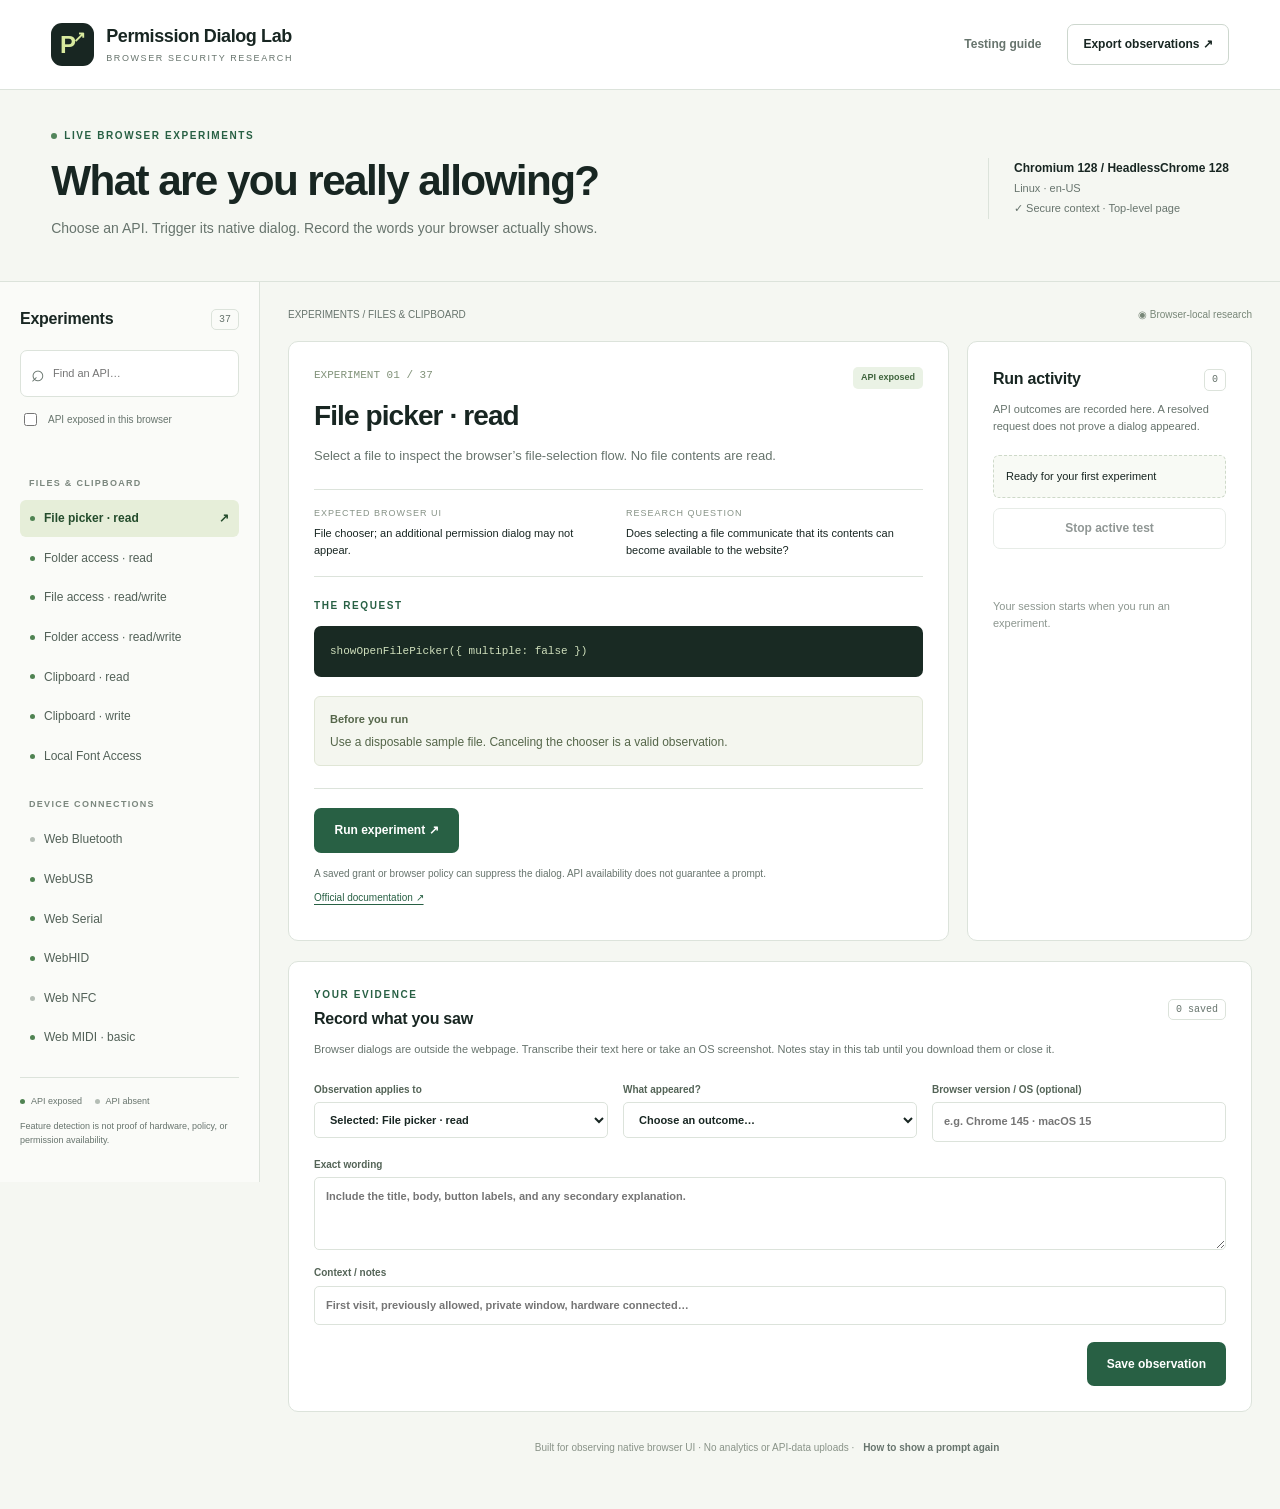
<file: index.html>
<!doctype html>
<html lang="en">
<head>
  <meta charset="utf-8"><meta name="viewport" content="width=device-width,initial-scale=1">
  <title>Permission Dialog Lab</title>
  <meta name="description" content="Trigger real browser permission dialogs. Compare API scope, inspect permission state, and record the wording you actually see.">
  <link rel="stylesheet" href="./styles.css"><script type="module" src="./app.js"></script>
</head>
<body>
<a class="skip" href="#workspace">Skip to experiment</a>
<header class="topbar"><a class="brand" href="./" aria-label="Permission Dialog Lab home"><span class="brand-icon">P<span>↗</span></span><span>Permission Dialog Lab<small>BROWSER SECURITY RESEARCH</small></span></a><nav><button class="text-button" id="guide-button">Testing guide</button><button class="outline" id="export-button">Export observations <span aria-hidden="true">↗</span></button></nav></header>
<section class="intro"><div><div class="eyebrow"><span class="live-dot"></span> LIVE BROWSER EXPERIMENTS</div><h1>What are you really allowing?</h1><p>Choose an API. Trigger its native dialog. Record the words your browser actually shows.</p></div><div class="environment" id="environment"></div></section>
<div class="layout">
<aside class="catalog"><div class="catalog-heading"><h2>Experiments</h2><span id="total" class="count"></span></div><label class="search"><span aria-hidden="true">⌕</span><input id="search" type="search" placeholder="Find an API…" aria-label="Find an API"></label><label class="toggle"><input id="available-only" type="checkbox"> API exposed in this browser</label><div id="catalog-list"></div><div class="legend"><span class="dot ready"></span> API exposed <span class="dot unavailable"></span> API absent<p>Feature detection is not proof of hardware, policy, or permission availability.</p></div></aside>
<main id="workspace" tabindex="-1">
<div class="workspace-top"><span id="breadcrumb"></span><span class="private-label">◉ Browser-local research</span></div>
<div class="work-grid"><section class="experiment panel" id="experiment"></section><aside class="session panel"><div class="panel-top"><h2>Run activity</h2><span class="count" id="run-count">0</span></div><p class="muted small">API outcomes are recorded here. A resolved request does not prove a dialog appeared.</p><div class="status-line" id="status" role="status" aria-live="polite">Ready for your first experiment</div><button id="stop-button" class="outline stop" disabled>Stop active test</button><ol id="activity" class="activity"><li class="empty">Your session starts when you run an experiment.</li></ol></aside></div>
<section class="panel observation"><div class="panel-top"><div><div class="eyebrow">YOUR EVIDENCE</div><h2>Record what you saw</h2></div><span class="count" id="observation-count">0 saved</span></div><p class="muted">Browser dialogs are outside the webpage. Transcribe their text here or take an OS screenshot. Notes stay in this tab until you download them or close it.</p><form id="observation-form"><div class="form-row"><label>Observation applies to<select id="observation-target"><option value="">Choose an experiment or run…</option></select></label><label>What appeared?<select id="observed-ui" required><option value="">Choose an outcome…</option><option>Permission dialog</option><option>Device / file chooser</option><option>Both chooser and permission dialog</option><option>OS permission dialog</option><option>No dialog</option><option>Error / blocked</option><option>Not sure</option></select></label><label>Browser version / OS (optional)<input id="browser-version" placeholder="e.g. Chrome 145 · macOS 15"></label></div><label>Exact wording<textarea id="observed-text" rows="3" placeholder="Include the title, body, button labels, and any secondary explanation."></textarea></label><label>Context / notes<input id="observed-notes" placeholder="First visit, previously allowed, private window, hardware connected…"></label><div class="form-bottom"><span id="save-message" role="status" aria-live="polite"></span><button class="primary" type="submit">Save observation</button></div></form><div id="saved-observations"></div></section>
<footer>Built for observing native browser UI · No analytics or API-data uploads · <button class="text-button" id="reset-guide">How to show a prompt again</button></footer>
</main></div>
<dialog id="guide"><div class="dialog-top"><h2>A repeatable permission test</h2><button id="close-guide" class="outline" aria-label="Close testing guide">Close ×</button></div><ol class="guide-steps"><li><strong>Use a regular browser tab.</strong> Open this HTTPS URL directly in Chrome, Edge, Firefox, or Safari. Embedded previews can block APIs or change the permission context.</li><li><strong>Start with a fresh permission state.</strong> Open the site controls beside the address bar → Site settings / Permissions → reset the relevant permission, then reload. A new tab alone does not reset permissions.</li><li><strong>Run one experiment.</strong> Every request starts from a button click. You can dismiss a chooser or deny a prompt and still record its wording. Grants may also trigger an OS dialog.</li><li><strong>Record the full UI.</strong> Include title, body, buttons, origin, browser version, OS, locale, and prior grant state. Use your OS screenshot shortcut; the webpage cannot extract native dialog text.</li><li><strong>Separate results from observations.</strong> “Request resolved” means the API completed. It does not tell us whether a prompt appeared. Some capabilities auto-grant, reuse saved permissions, or only show a chooser.</li><li><strong>Export before closing.</strong> Notes and metadata live only in this tab’s memory. Export a JSON research log, or CSV observations. No captured files, clipboard contents, coordinates, audio, video, font names, or device identifiers are included.</li></ol><div class="callout"><strong>What this lab does</strong><p>Requests permissions and immediately releases media streams and XR sessions after a successful grant. Hardware choosers do not send device commands. File tests do not read file contents or modify files. The clipboard-write test explicitly replaces your clipboard with a fixed sample. Network tests contact only an endpoint you enter.</p></div><h3>Special setups</h3><p>Storage Access needs a helper hosted on a different site and prior interaction with it. Network tests need a reachable server you control. WebOTP needs an origin-bound SMS. XR, NFC, and device APIs may need compatible hardware. These requirements are shown inside each experiment.</p><p>Keyboard and pointer lock are included as comparison cases: Google’s March 2026 notice says their proposed permission prompts did not launch. Do not assume those APIs will show a permission dialog.</p><p><a href="https://developer.chrome.com/blog/keyboard-lock-pointer-lock-permission" target="_blank" rel="noreferrer">Read the Chrome update ↗</a></p><div class="form-bottom"><button id="export-json" class="primary">Download JSON log</button><button id="export-csv" class="outline">Download observations CSV</button></div></dialog>
</body></html>
</file>
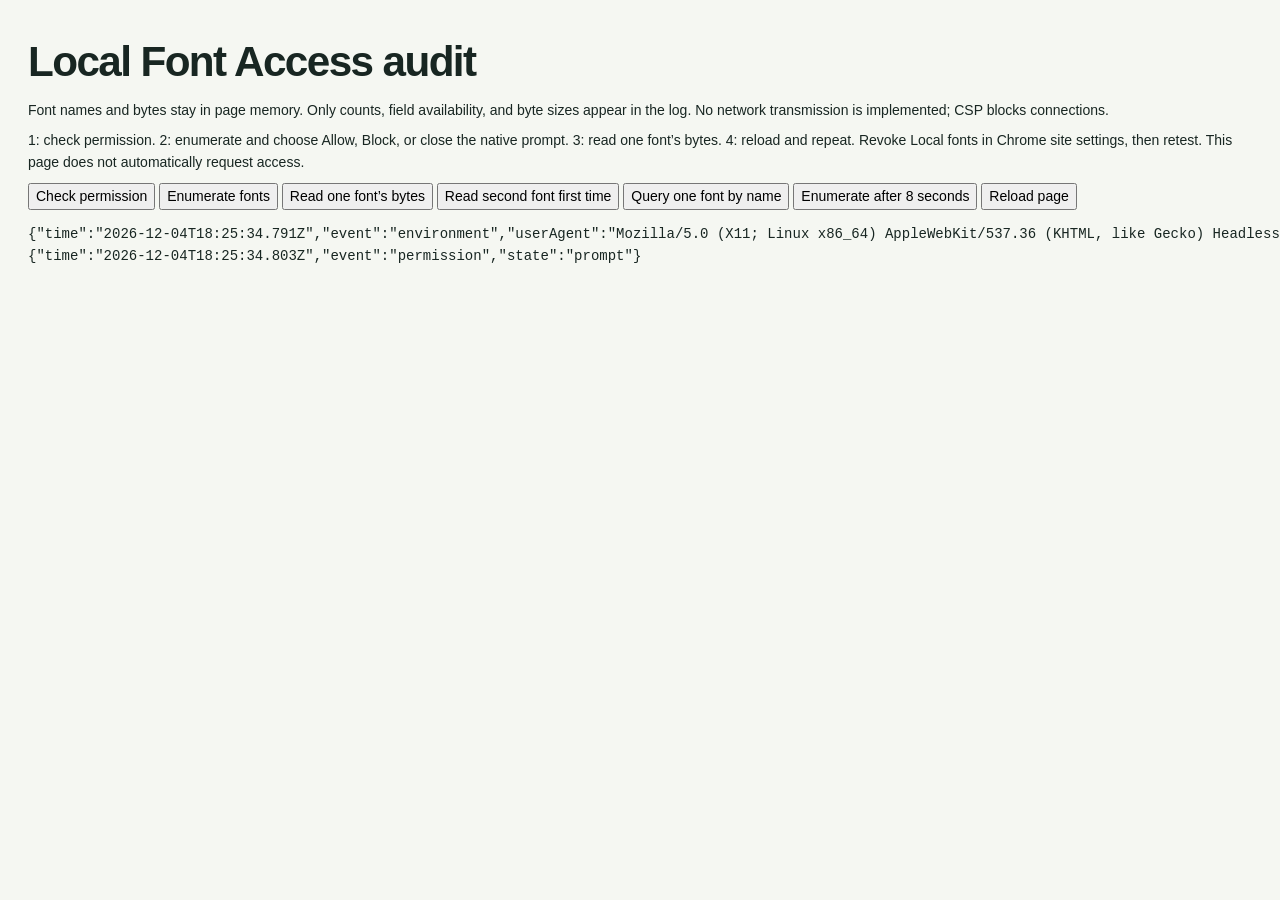
<file: font-audit.html>
<!doctype html><html lang="en"><meta charset="utf-8"><meta name="viewport" content="width=device-width,initial-scale=1"><meta http-equiv="Content-Security-Policy" content="default-src 'none'; script-src 'self'; style-src 'self'; connect-src 'none'; img-src 'none'; form-action 'none'; base-uri 'none'"><title>Local Font Access audit</title><link rel="stylesheet" href="./styles.css"><main style="padding:32px"><h1>Local Font Access audit</h1><p>Font names and bytes stay in page memory. Only counts, field availability, and byte sizes appear in the log. No network transmission is implemented; CSP blocks connections.</p><p>1: check permission. 2: enumerate and choose Allow, Block, or close the native prompt. 3: read one font’s bytes. 4: reload and repeat. Revoke Local fonts in Chrome site settings, then retest. This page does not automatically request access.</p><button id="state">Check permission</button> <button id="enumerate">Enumerate fonts</button> <button id="bytes">Read one font’s bytes</button> <button id="second">Read second font first time</button> <button id="filter">Query one font by name</button> <button id="delayed">Enumerate after 8 seconds</button> <button id="reload">Reload page</button><pre id="output" aria-live="polite"></pre><script src="./font-audit.js"></script></main></html>
</file>
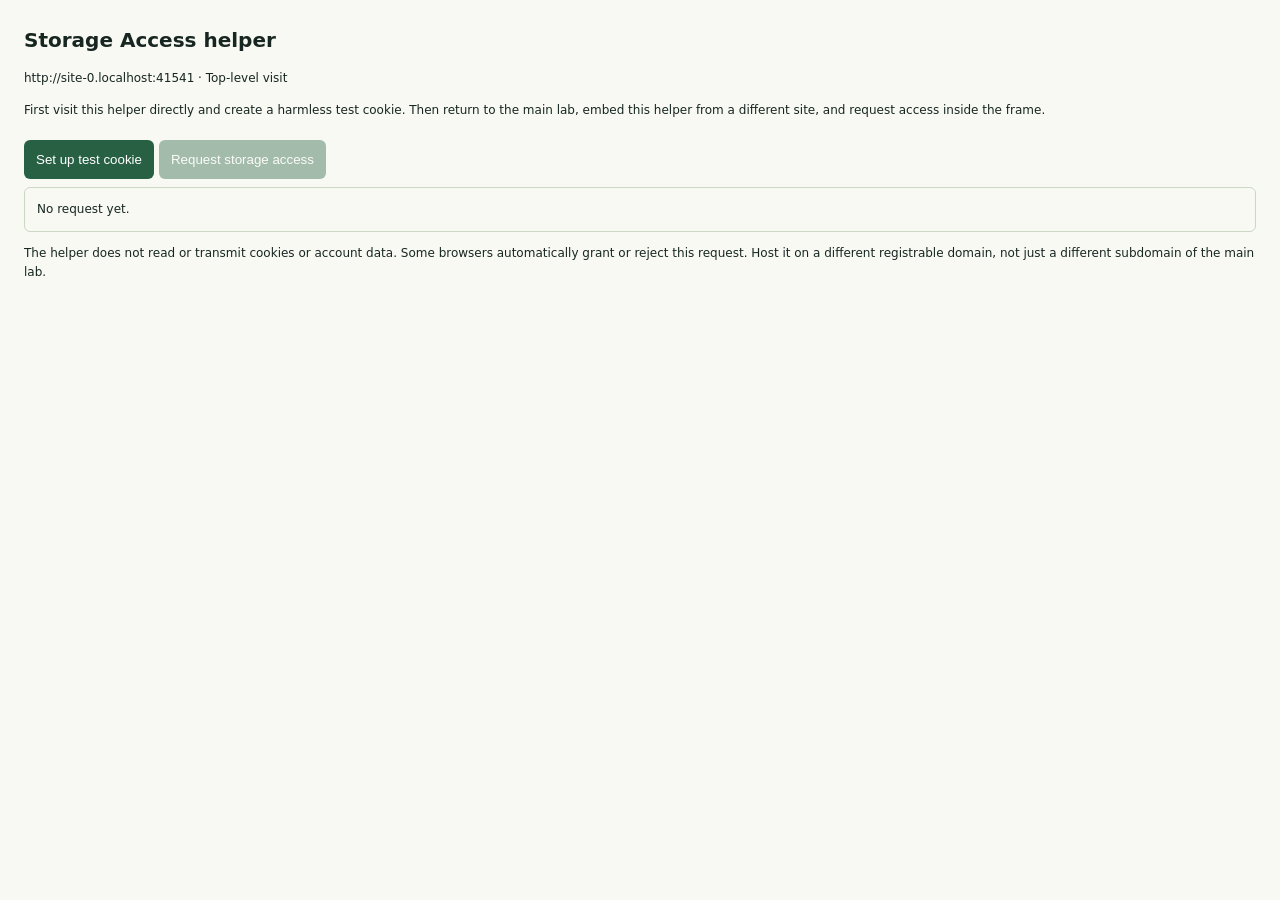
<file: storage-helper.html>
<!doctype html><html lang="en"><meta charset="utf-8"><meta name="viewport" content="width=device-width,initial-scale=1"><title>Storage Access · Permission Dialog Lab helper</title><style>body{font:14px/1.6 system-ui;color:#182622;background:#f7f9f2;margin:24px}h1{font-size:20px}button{padding:12px;background:#286044;color:white;border:0;border-radius:6px;margin:8px 5px 8px 0;cursor:pointer}button:disabled{opacity:.4}p,output{font-size:12px;overflow-wrap:anywhere}output{display:block;border:1px solid #ccd7c5;padding:12px;border-radius:6px}small{display:block}</style><h1>Storage Access helper</h1><p id="context"></p><p>First visit this helper directly and create a harmless test cookie. Then return to the main lab, embed this helper from a different site, and request access inside the frame.</p><button id="seed">Set up test cookie</button><button id="request">Request storage access</button><output id="result" aria-live="polite">No request yet.</output><p>The helper does not read or transmit cookies or account data. Some browsers automatically grant or reject this request. Host it on a different registrable domain, not just a different subdomain of the main lab.</p><script>
const topLevel=window.top===window.self;const out=document.getElementById('result');document.getElementById('context').textContent=location.origin+' · '+(topLevel?'Top-level visit':'Embedded context');document.getElementById('seed').disabled=!topLevel;document.getElementById('request').disabled=topLevel||!document.requestStorageAccess;
document.getElementById('seed').onclick=()=>{document.cookie='permission_lab_setup=1; Max-Age=86400; Path=/; SameSite=None; Secure';out.textContent='Test cookie setup attempted. Return to the lab and embed this helper.';};
document.getElementById('request').onclick=async()=>{out.textContent='Request pending…';let outcome,result;try{await document.requestStorageAccess();outcome='resolved';result='Storage Access resolved. Cookies and storage were not read. Record whether a dialog appeared.';}catch(e){outcome='error';result=e.name+': '+e.message;}out.textContent=result;let target='*';try{target=new URL(document.referrer).origin;}catch{}parent.postMessage({type:'permission-lab-storage-result',outcome,result},target);};
</script></html>
</file>
<file: styles.css>
:root{color-scheme:light;--ink:#182622;--muted:#67746d;--line:#dce3db;--paper:#f5f7f2;--green:#286044;--lime:#d8e99e;--white:#fff;--mono:ui-monospace,SFMono-Regular,Consolas,monospace;font-family:Inter,-apple-system,BlinkMacSystemFont,"Segoe UI",sans-serif}
*{box-sizing:border-box}body{margin:0;background:var(--paper);color:var(--ink);font-size:14px;line-height:1.55}button,input,select,textarea{font:inherit}button,a,input,select,textarea{touch-action:manipulation}button{cursor:pointer}button:disabled{cursor:not-allowed;opacity:.48}a{color:var(--green);text-underline-offset:3px}button:focus-visible,a:focus-visible,input:focus-visible,select:focus-visible,textarea:focus-visible{outline:3px solid #a9c94f;outline-offset:3px}.skip{position:absolute;top:-80px;z-index:9;background:white;padding:12px}.skip:focus{top:8px}.topbar{height:90px;display:flex;align-items:center;justify-content:space-between;padding:0 4%;border-bottom:1px solid var(--line);background:#fff}.brand{display:flex;gap:12px;align-items:center;text-decoration:none;color:var(--ink);font-weight:700;font-size:18px;letter-spacing:-.4px}.brand small{display:block;font-size:9px;letter-spacing:1.6px;font-weight:500;color:var(--muted);margin-top:1px}.brand-icon{display:flex;align-items:center;justify-content:center;width:43px;height:43px;background:var(--ink);color:var(--lime);border-radius:11px;font-size:24px}.brand-icon span{font-size:15px;margin-left:-3px;margin-top:-15px}.topbar nav{display:flex;align-items:center;gap:20px}.outline,.primary,.text-button{border:0;border-radius:7px;padding:10px 15px;font-weight:600;font-size:12px}.outline{border:1px solid #cdd7ce;background:white;color:var(--ink)}.primary{background:var(--green);color:white;padding:13px 20px}.primary:hover{background:#194b31}.outline:hover{background:#f0f4ed}.text-button{background:none;color:var(--muted);padding:6px}.text-button:hover{color:var(--green)}.intro{padding:38px 4% 32px;display:flex;justify-content:space-between;align-items:center;gap:28px}.eyebrow{font-size:10px;font-weight:700;letter-spacing:1.6px;color:var(--green);display:flex;align-items:center;gap:7px}.live-dot{height:6px;width:6px;border-radius:50%;background:#52855b}h1{font-weight:600;font-size:clamp(28px,3.3vw,43px);line-height:1.2;letter-spacing:-1.6px;margin:12px 0}p{margin:9px 0}.intro p{color:var(--muted);font-size:14px}.environment{min-width:195px;border-left:1px solid var(--line);padding-left:25px;font-size:11px;line-height:1.8}.environment strong{display:block;font-size:12px}.environment span{color:var(--muted)}.layout{display:grid;grid-template-columns:260px minmax(0,1fr);border-top:1px solid var(--line);max-width:1800px;margin:auto}.catalog{border-right:1px solid var(--line);padding:25px 20px;background:#fafbf8}.catalog-heading{display:flex;align-items:center;justify-content:space-between;margin-bottom:18px}h2{font-size:16px;margin:0;font-weight:650;letter-spacing:-.25px}h3{font-size:13px;margin:22px 0 8px}.count{font-family:var(--mono);font-size:10px;border:1px solid var(--line);padding:2px 7px;border-radius:5px;color:var(--muted)}.search{display:flex;align-items:center;border:1px solid var(--line);background:white;padding:5px 10px;border-radius:7px;gap:8px}.search>span{font-size:23px;color:var(--muted)}.search input{padding:4px 0;border:0;min-width:0;width:100%;background:transparent;font-size:12px}.toggle{display:flex;gap:8px;align-items:center;font-size:10px;color:var(--muted);margin:13px 0 24px}.toggle input{accent-color:var(--green)}.category{font-size:9px;font-weight:700;letter-spacing:1.3px;text-transform:uppercase;color:#7b877e;margin:24px 9px 9px}.api-item{display:flex;width:100%;align-items:center;gap:9px;text-align:left;border:0;padding:9px 10px;border-radius:6px;background:transparent;color:#526158;font-size:12px;margin:3px 0}.api-item:hover{background:#edf2e8}.api-item.selected{color:#244c2c;background:#e6eed9;font-weight:650}.api-item .arrow{margin-left:auto;display:none}.api-item.selected .arrow{display:block}.dot{display:inline-block;flex-shrink:0;width:5px;height:5px;border-radius:50%;background:#b4bdb5}.dot.ready{background:#4f8352}.legend{border-top:1px solid var(--line);margin-top:30px;padding-top:17px;font-size:9px;color:var(--muted)}.legend .dot{margin-right:4px}.legend .unavailable{margin-left:10px}.legend p{line-height:1.6;margin-top:10px}main{padding:25px 28px;min-width:0}.workspace-top{display:flex;justify-content:space-between;gap:12px;font-size:10px;color:var(--muted);margin-bottom:19px}.private-label{color:#788778}.work-grid{display:grid;grid-template-columns:minmax(0,1fr) 285px;gap:18px}.panel{background:white;border:1px solid var(--line);border-radius:10px;padding:25px}.experiment{min-height:500px}.experiment-head{display:flex;justify-content:space-between;align-items:flex-start;gap:10px}.number{font-family:var(--mono);color:#819279;font-size:11px}.experiment h2{font-size:28px;letter-spacing:-.9px;margin:11px 0 9px;line-height:1.15}.tag{display:inline-block;font-size:9px;font-weight:600;padding:4px 8px;border-radius:5px;background:#eaf2e5;color:#3e633c;white-space:nowrap}.tag.absent{background:#f1f0ec;color:#8d7861}.description{font-size:13px;color:var(--muted);max-width:650px;margin:14px 0 22px}.meta-grid{display:grid;grid-template-columns:1fr 1fr;gap:15px;border-top:1px solid var(--line);border-bottom:1px solid var(--line);padding:17px 0;margin-bottom:21px}.meta-grid dt{font-size:9px;text-transform:uppercase;color:#869286;letter-spacing:1px}.meta-grid dd{font-size:11px;margin:4px 0 0}.callout{padding:13px 15px;background:#f4f6ef;border:1px solid #e0e6d6;border-radius:6px;font-size:12px;color:#55664a;margin:15px 0}.callout p{margin:5px 0 0}.callout.warning{background:#fff7e8;color:#826127;border-color:#efdfbd}.callout strong{font-size:11px}.invocation{font-family:var(--mono);font-size:11px;padding:16px;background:#192a23;color:#cfdfbc;line-height:1.7;white-space:pre-wrap;overflow-wrap:anywhere;border-radius:7px;margin:13px 0 19px}.run-area{border-top:1px solid var(--line);padding-top:19px;margin-top:22px;display:flex;align-items:center;gap:12px;flex-wrap:wrap}.run-area .primary{min-width:145px}.permission-state{font:10px var(--mono);color:var(--muted)}.footnote{font-size:10px;color:var(--muted);margin:13px 0 0}.source{font-size:10px}.panel-top{display:flex;justify-content:space-between;align-items:center;gap:10px;margin-bottom:9px}.muted{color:var(--muted)}.small{font-size:11px}.status-line{font-size:11px;padding:12px;border:1px dashed #ced9c9;border-radius:6px;background:#f8faf5;margin:20px 0 10px;overflow-wrap:anywhere}.stop{width:100%;margin-bottom:9px}.activity{padding:0;list-style:none;max-height:420px;overflow:auto;margin:10px 0}.activity li{border-top:1px solid var(--line);padding:13px 0;font-size:11px;overflow-wrap:anywhere}.activity li time{display:block;font:9px var(--mono);color:#8c968f;margin-bottom:3px}.activity li strong{font-weight:600}.activity .empty{border:0;color:#8c968f;padding-top:30px}.activity .error{color:#986635}.observation{margin-top:20px}.observation h2{margin-top:5px}.observation>.muted{font-size:11px;max-width:770px}.form-row{display:grid;grid-template-columns:1fr 1fr 1fr;gap:15px}form label,.setup label{display:block;font-size:10px;font-weight:600;color:#546457;margin-top:15px}input:not([type=checkbox]),select,textarea{display:block;width:100%;border:1px solid var(--line);border-radius:5px;padding:10px 11px;color:var(--ink);background:#fff;margin-top:5px;font-size:11px}textarea{resize:vertical}.form-bottom{display:flex;justify-content:flex-end;gap:12px;align-items:center;margin-top:17px}#save-message{font-size:11px;color:var(--green);margin-right:auto}.setup .outline{margin-top:10px}.setup small{display:block;color:var(--muted);margin-top:6px;font-size:10px}.setup code{word-break:break-all}.saved-row{margin-top:15px;border-top:1px solid var(--line);padding-top:12px;font-size:11px;display:flex;align-items:center;gap:8px}.saved-row .text-button{margin-left:auto}.saved-row span{color:var(--muted)}footer{padding:22px 0;font-size:10px;color:#899388;text-align:center}footer button{font-size:10px!important}dialog{border:1px solid var(--line);border-radius:14px;max-width:750px;width:calc(100% - 32px);padding:28px;color:var(--ink);max-height:90vh;overflow:auto}dialog::backdrop{background:#12231db3;backdrop-filter:blur(3px)}.dialog-top{display:flex;justify-content:space-between;align-items:center}.dialog-top h2{font-size:23px}.guide-steps{padding-left:23px}.guide-steps li{padding:8px 0 8px 5px;font-size:12px;color:var(--muted)}.guide-steps strong{color:var(--ink)}dialog p{font-size:12px;color:var(--muted)}.helper-frame{width:100%;min-height:310px;border:1px solid var(--line);border-radius:8px;margin-top:12px}.empty-search{font-size:12px;color:var(--muted);padding:20px 5px}.checkbox-note{display:flex!important;gap:8px;align-items:flex-start}.checkbox-note input{margin-top:2px}.setup .copy-template{background:#f5f7f1;padding:10px;border-radius:6px;font:11px var(--mono)}
.catalog{position:sticky;top:0;align-self:start;height:100vh;display:flex;flex-direction:column}.catalog-heading,.search,.toggle,.legend{flex-shrink:0}#catalog-list{overflow-y:auto;min-height:0;flex:1}.search input:not([type=checkbox]){border:0;padding:4px 0;margin:0;background:transparent}.legend{margin-top:15px}
@media(min-width:1500px){main{padding:30px 38px}.work-grid{grid-template-columns:minmax(0,1fr) 320px}.experiment{padding:32px}}
@media(max-width:1150px){.work-grid{grid-template-columns:1fr}.session{min-height:0}.activity{max-height:160px}.session .stop{width:auto}.experiment{min-height:0}.form-row{grid-template-columns:1fr 1fr}.form-row label:first-child{grid-column:1/-1}}
@media(max-width:720px){.topbar{height:auto;min-height:80px;padding:14px 5%;gap:12px;align-items:flex-start}.brand{font-size:14px}.brand small{font-size:7px}.brand-icon{width:35px;height:35px}.topbar nav{gap:5px;flex-direction:column;align-items:flex-end}.topbar nav button{font-size:9px;padding:6px 8px}.intro{padding:28px 5%;display:block}.intro h1{letter-spacing:-1px}.intro p{font-size:12px}.environment{border:0;border-top:1px solid var(--line);padding:12px 0 0;margin-top:16px;min-width:0}.environment strong{display:inline;margin-right:10px}.layout{display:block}.catalog{position:static;height:auto;display:block;border-right:0;border-bottom:1px solid var(--line);padding:18px 5%}.catalog-heading{margin-bottom:10px}.toggle{margin:9px 0}#catalog-list{max-height:230px;overflow:auto;display:grid;grid-template-columns:1fr 1fr;gap:0 8px}.category{grid-column:1/-1;margin-top:14px}.api-item{font-size:11px}.legend{display:none}main{padding:22px 5%}.private-label{display:none}.panel{padding:21px}.experiment h2{font-size:25px}.meta-grid{gap:10px}.form-row{display:block}.form-bottom{flex-wrap:wrap}.observation{padding:20px}.run-area{gap:8px}.run-area .primary{width:100%}dialog{padding:20px}.dialog-top h2{font-size:18px}}
</file>
